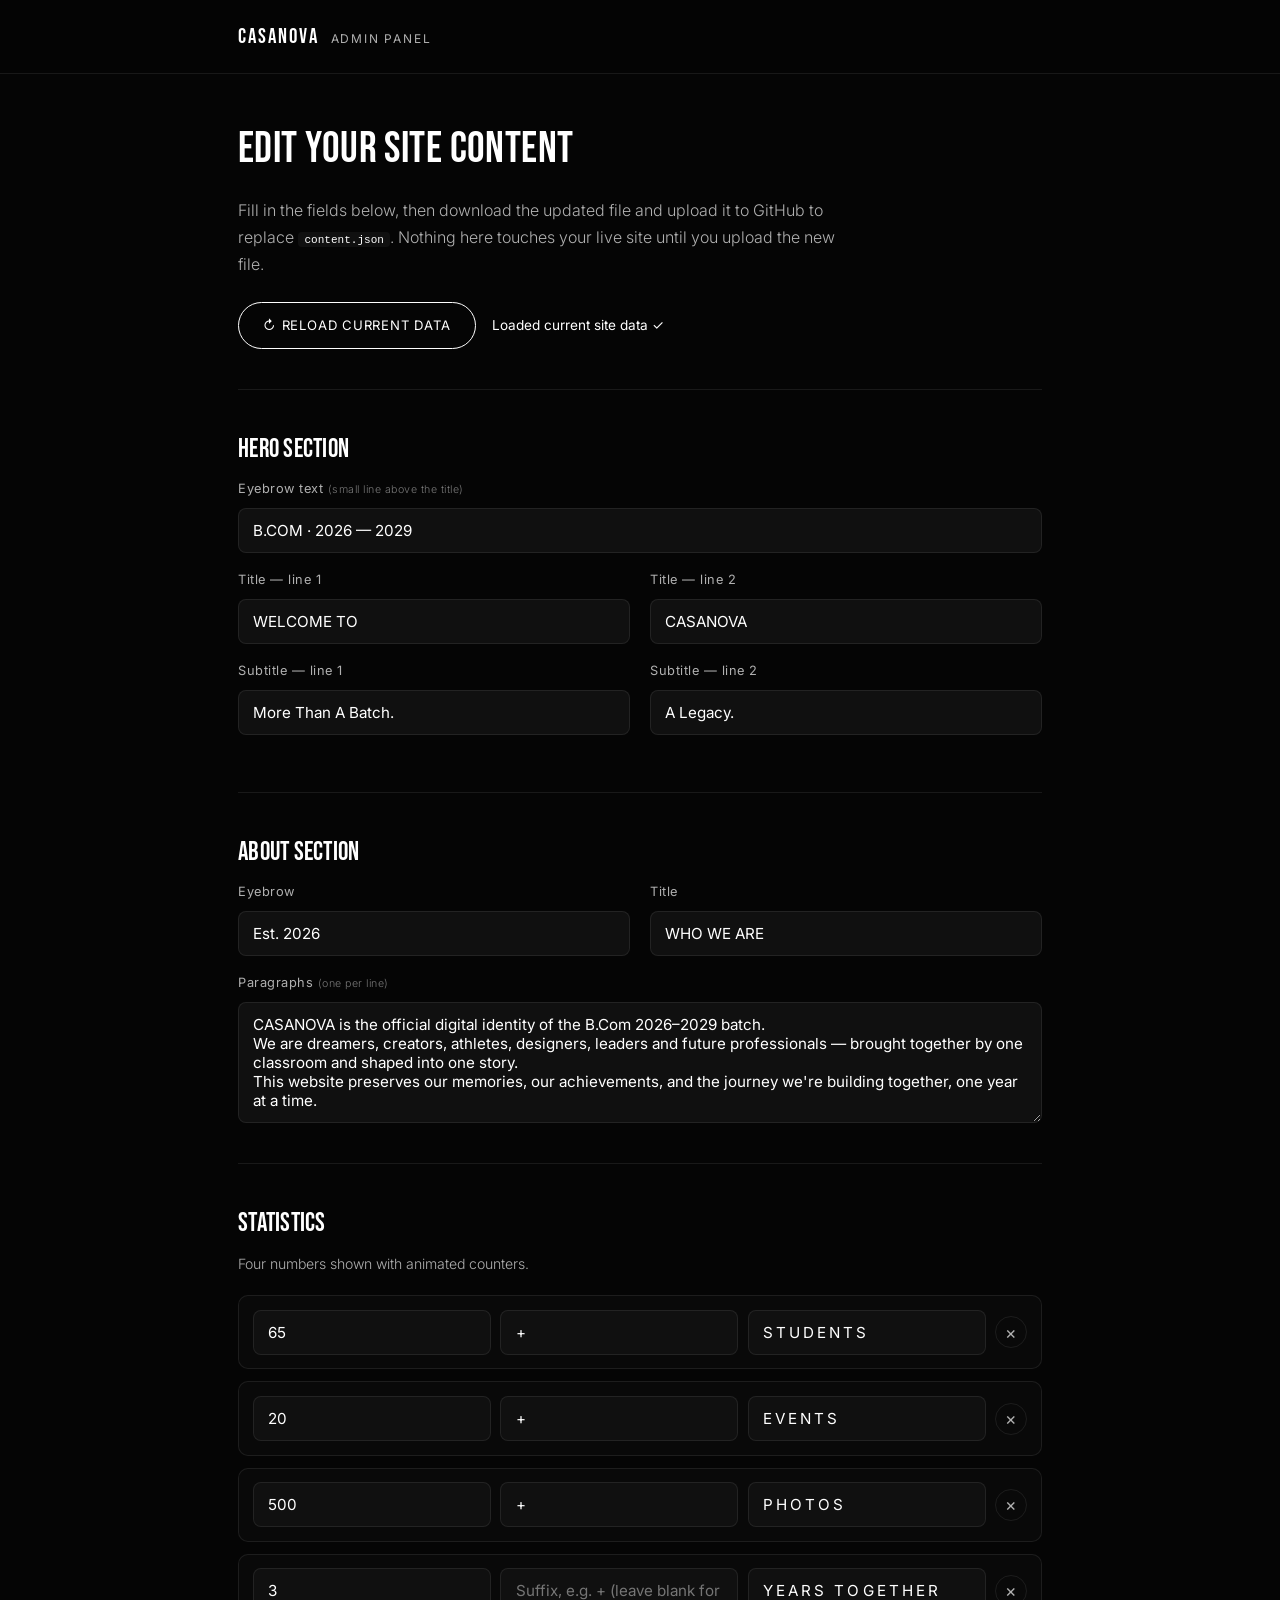
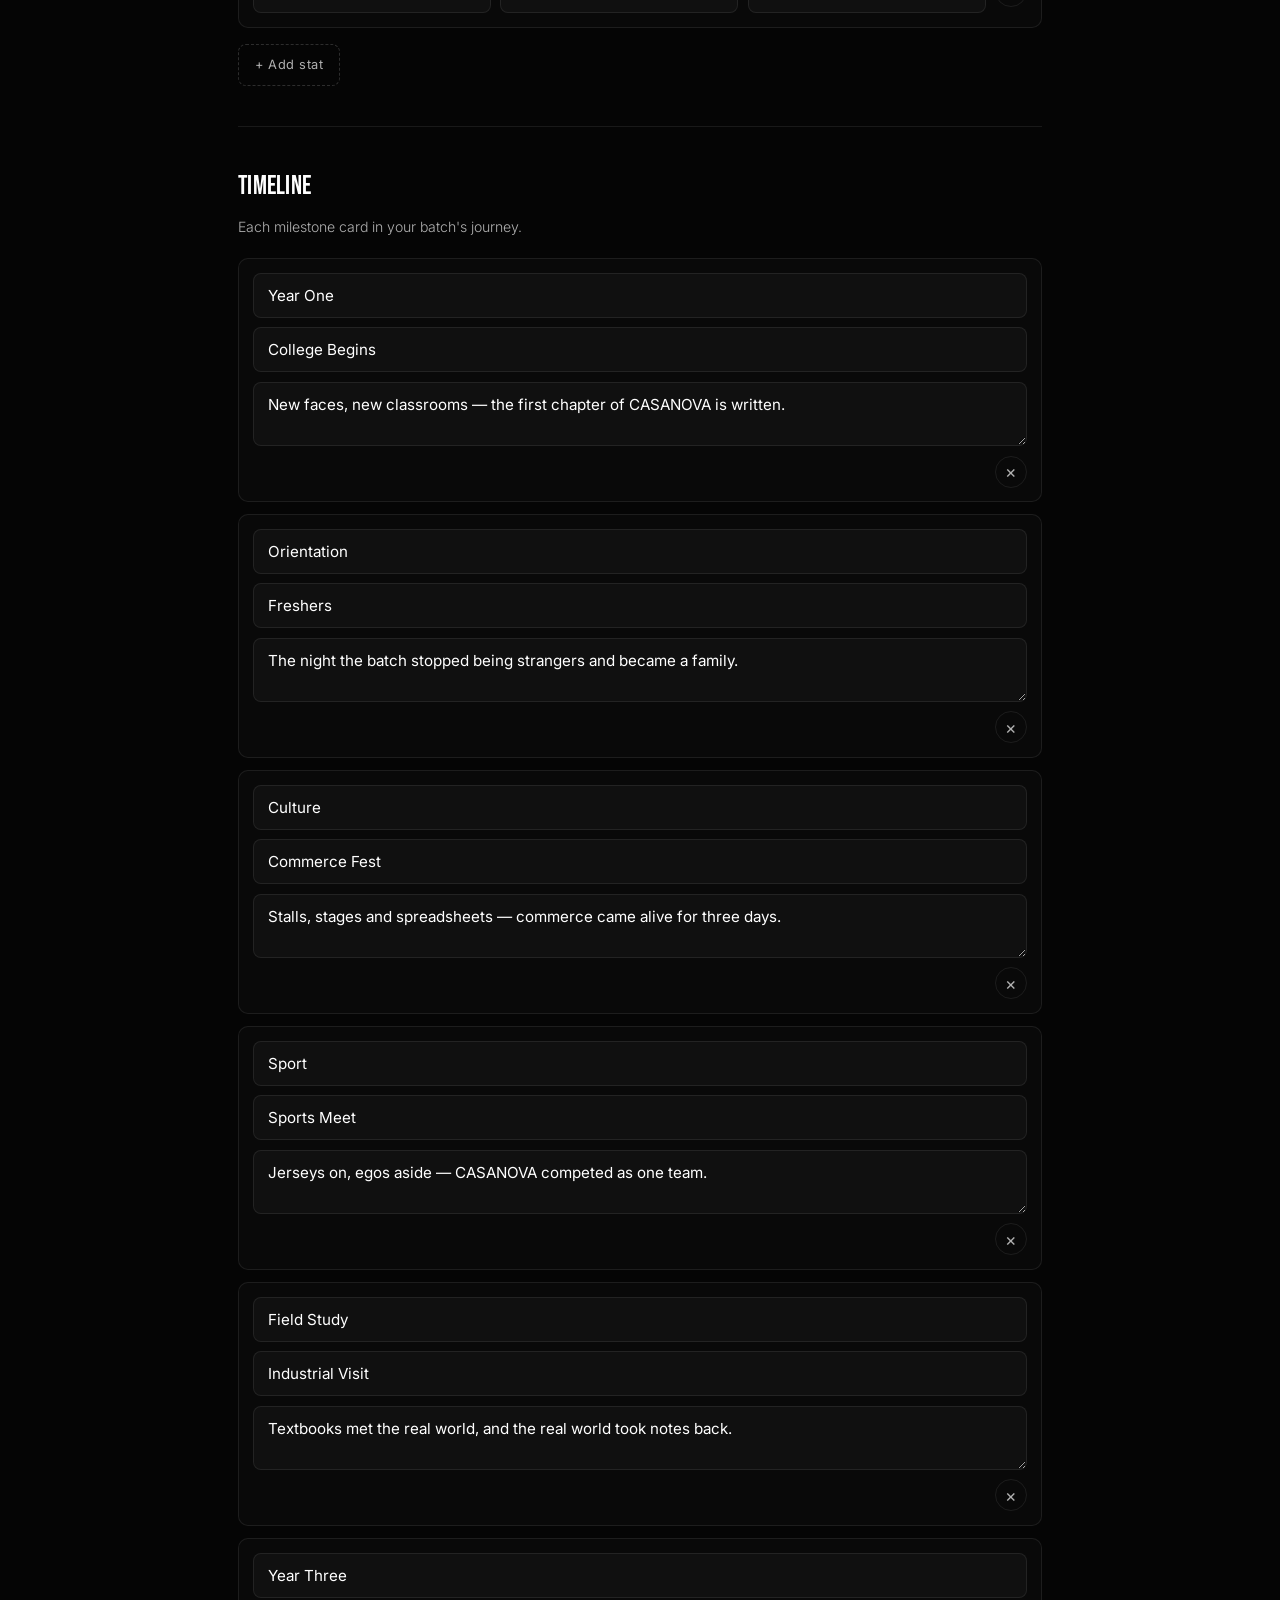
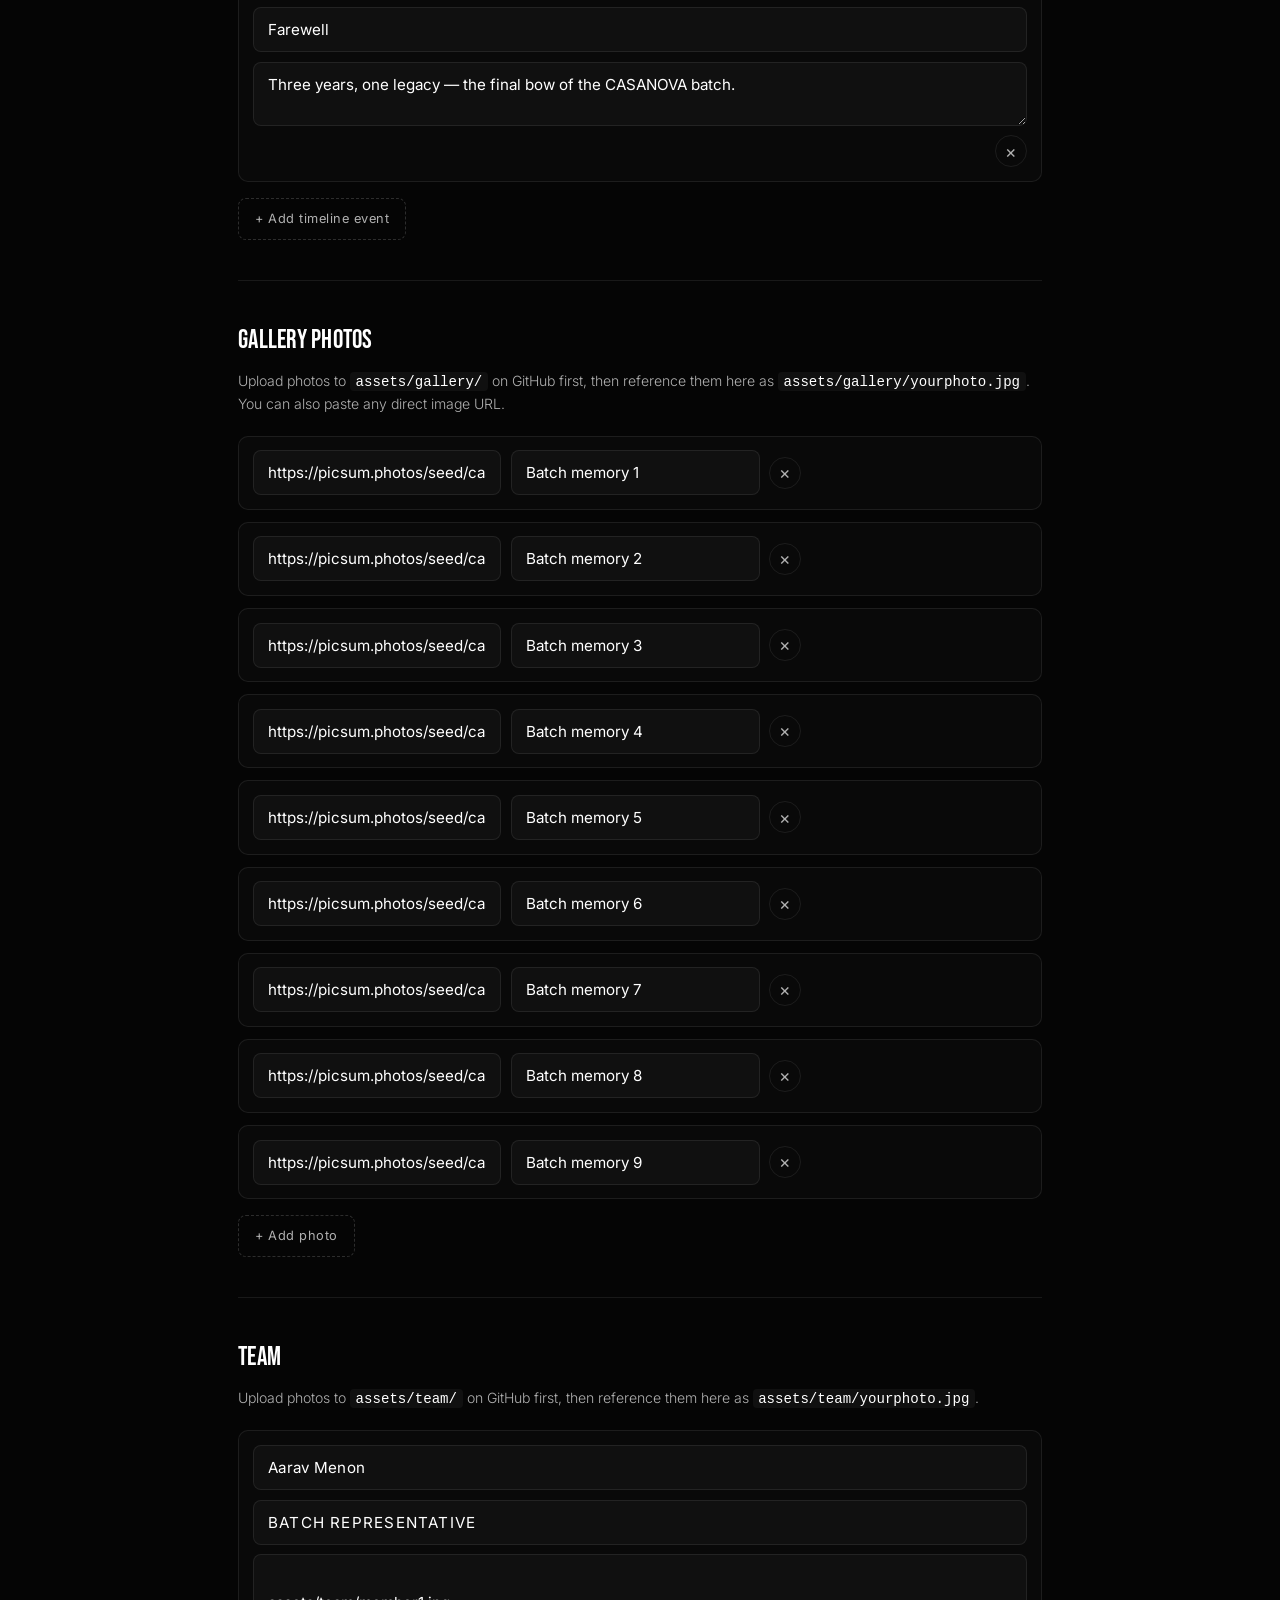
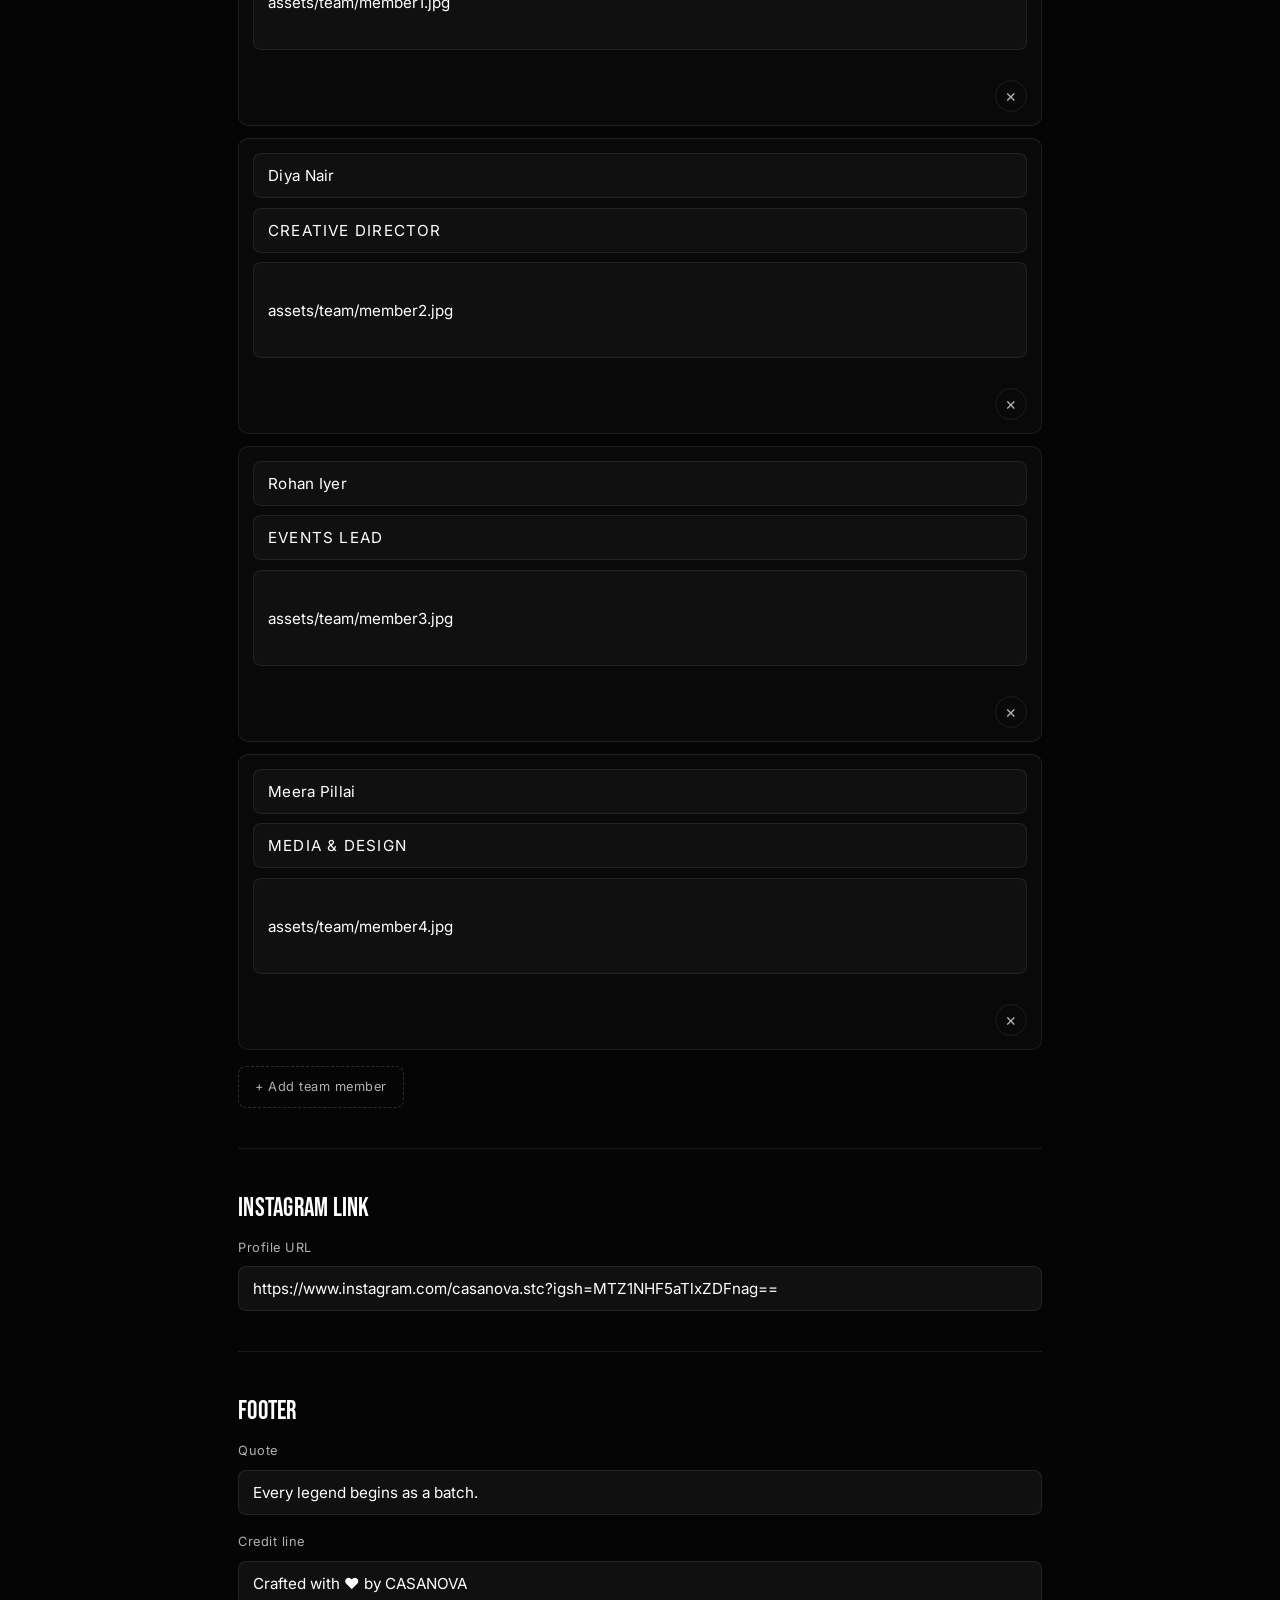
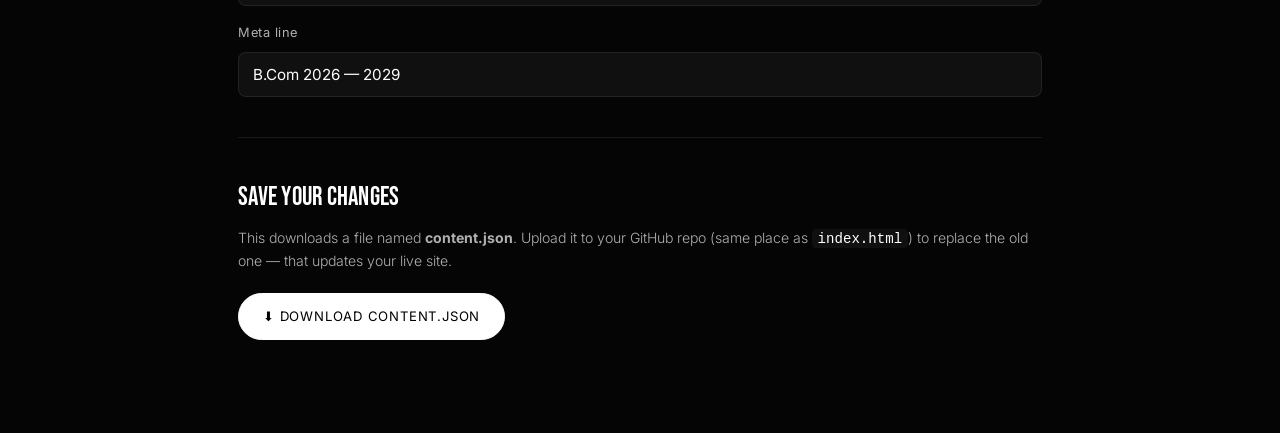
<file: admin.html>
<!DOCTYPE html>
<html lang="en">
<head>
  <meta charset="UTF-8">
  <meta name="viewport" content="width=device-width, initial-scale=1.0">
  <title>CASANOVA — Admin Panel</title>
  <meta name="robots" content="noindex, nofollow">

  <link href="https://fonts.googleapis.com/css2?family=Bebas+Neue&family=Inter:wght@300;400;500;600;700&display=swap" rel="stylesheet">
  <link rel="stylesheet" href="style.css">
  <link rel="stylesheet" href="admin.css">
</head>
<body class="admin-body">

  <header class="admin-header">
    <div class="admin-header-inner">
      <span class="admin-logo">CASANOVA</span>
      <span class="admin-tag">Admin Panel</span>
    </div>
  </header>

  <main class="admin-main">

    <div class="admin-intro">
      <h1>Edit your site content</h1>
      <p>Fill in the fields below, then download the updated file and upload it to GitHub to replace <code>content.json</code>. Nothing here touches your live site until you upload the new file.</p>
      <div class="admin-actions-top">
        <button id="loadBtn" class="admin-btn admin-btn-secondary">↻ Reload current data</button>
        <span id="loadStatus" class="admin-status"></span>
      </div>
    </div>

    <!-- ============================= HERO ============================= -->
    <section class="admin-section">
      <h2>Hero Section</h2>
      <label>Eyebrow text <small>(small line above the title)</small>
        <input type="text" id="heroEyebrow" placeholder="B.COM · 2026 — 2029">
      </label>
      <div class="admin-row">
        <label>Title — line 1
          <input type="text" id="heroTitleLine1" placeholder="WELCOME TO">
        </label>
        <label>Title — line 2
          <input type="text" id="heroTitleLine2" placeholder="CASANOVA">
        </label>
      </div>
      <div class="admin-row">
        <label>Subtitle — line 1
          <input type="text" id="heroSubtitleLine1" placeholder="More Than A Batch.">
        </label>
        <label>Subtitle — line 2
          <input type="text" id="heroSubtitleLine2" placeholder="A Legacy.">
        </label>
      </div>
    </section>

    <!-- ============================= ABOUT ============================= -->
    <section class="admin-section">
      <h2>About Section</h2>
      <div class="admin-row">
        <label>Eyebrow <input type="text" id="aboutEyebrow" placeholder="Est. 2026"></label>
        <label>Title <input type="text" id="aboutTitle" placeholder="WHO WE ARE"></label>
      </div>
      <label>Paragraphs <small>(one per line)</small>
        <textarea id="aboutParagraphs" rows="5" placeholder="First paragraph...&#10;Second paragraph...&#10;Third paragraph..."></textarea>
      </label>
    </section>

    <!-- ============================= STATS ============================= -->
    <section class="admin-section">
      <h2>Statistics</h2>
      <p class="admin-hint">Four numbers shown with animated counters.</p>
      <div id="statsList" class="admin-repeat-list"></div>
      <button type="button" class="admin-btn admin-btn-add" data-add="stats">+ Add stat</button>
    </section>

    <!-- ============================= TIMELINE ============================= -->
    <section class="admin-section">
      <h2>Timeline</h2>
      <p class="admin-hint">Each milestone card in your batch's journey.</p>
      <div id="timelineList" class="admin-repeat-list"></div>
      <button type="button" class="admin-btn admin-btn-add" data-add="timeline">+ Add timeline event</button>
    </section>

    <!-- ============================= GALLERY ============================= -->
    <section class="admin-section">
      <h2>Gallery Photos</h2>
      <p class="admin-hint">
        Upload photos to <code>assets/gallery/</code> on GitHub first, then reference them here as
        <code>assets/gallery/yourphoto.jpg</code>. You can also paste any direct image URL.
      </p>
      <div id="galleryList" class="admin-repeat-list"></div>
      <button type="button" class="admin-btn admin-btn-add" data-add="gallery">+ Add photo</button>
    </section>

    <!-- ============================= TEAM ============================= -->
    <section class="admin-section">
      <h2>Team</h2>
      <p class="admin-hint">
        Upload photos to <code>assets/team/</code> on GitHub first, then reference them here as
        <code>assets/team/yourphoto.jpg</code>.
      </p>
      <div id="teamList" class="admin-repeat-list"></div>
      <button type="button" class="admin-btn admin-btn-add" data-add="team">+ Add team member</button>
    </section>

    <!-- ============================= INSTAGRAM ============================= -->
    <section class="admin-section">
      <h2>Instagram Link</h2>
      <label>Profile URL
        <input type="text" id="instagramLink" placeholder="https://www.instagram.com/your_batch">
      </label>
    </section>

    <!-- ============================= FOOTER ============================= -->
    <section class="admin-section">
      <h2>Footer</h2>
      <label>Quote <input type="text" id="footerQuote" placeholder="Every legend begins as a batch."></label>
      <label>Credit line <input type="text" id="footerCredit" placeholder="Crafted with ❤️ by CASANOVA"></label>
      <label>Meta line <input type="text" id="footerMeta" placeholder="B.Com 2026 — 2029"></label>
    </section>

    <!-- ============================= DOWNLOAD ============================= -->
    <section class="admin-section admin-download-section">
      <h2>Save your changes</h2>
      <p class="admin-hint">
        This downloads a file named <strong>content.json</strong>. Upload it to your GitHub repo
        (same place as <code>index.html</code>) to replace the old one — that updates your live site.
      </p>
      <button id="downloadBtn" class="admin-btn admin-btn-primary">⬇ Download content.json</button>
      <span id="downloadStatus" class="admin-status"></span>
    </section>

  </main>

  <!-- Templates for repeatable rows -->
  <template id="statRowTemplate">
    <div class="admin-repeat-row" data-type="stats">
      <input type="number" class="stat-target" placeholder="Number, e.g. 65">
      <input type="text" class="stat-suffix" placeholder="Suffix, e.g. + (leave blank for none)">
      <input type="text" class="stat-label" placeholder="Label, e.g. Students">
      <button type="button" class="admin-btn-remove" title="Remove">&times;</button>
    </div>
  </template>

  <template id="timelineRowTemplate">
    <div class="admin-repeat-row admin-repeat-row--stacked" data-type="timeline">
      <input type="text" class="tl-tag" placeholder="Tag, e.g. Year One">
      <input type="text" class="tl-title" placeholder="Title, e.g. College Begins">
      <textarea class="tl-text" rows="2" placeholder="Short description..."></textarea>
      <button type="button" class="admin-btn-remove" title="Remove">&times;</button>
    </div>
  </template>

  <template id="galleryRowTemplate">
    <div class="admin-repeat-row" data-type="gallery">
      <input type="text" class="gal-src" placeholder="assets/gallery/photo.jpg">
      <input type="text" class="gal-alt" placeholder="Short description (for accessibility)">
      <button type="button" class="admin-btn-remove" title="Remove">&times;</button>
    </div>
  </template>

  <template id="teamRowTemplate">
    <div class="admin-repeat-row admin-repeat-row--stacked" data-type="team">
      <input type="text" class="team-name" placeholder="Name">
      <input type="text" class="team-role" placeholder="Role, e.g. Batch Representative">
      <input type="text" class="team-photo" placeholder="assets/team/photo.jpg">
      <button type="button" class="admin-btn-remove" title="Remove">&times;</button>
    </div>
  </template>

  <script src="admin.js"></script>
</body>
</html>
</file>
<file: style.css>
/* ==========================================================================
   CASANOVA — B.Com 2026–2029
   Stylesheet
   ========================================================================== */

/* ----- Design tokens ----- */
:root {
  --bg: #050505;
  --card: #101010;
  --card-hover: #151515;
  --text: #ffffff;
  --text-secondary: #b0b0b0;
  --border: rgba(255, 255, 255, 0.08);
  --border-strong: rgba(255, 255, 255, 0.16);
  --shadow: 0 20px 60px rgba(0, 0, 0, 0.55);

  --font-display: 'Bebas Neue', sans-serif;
  --font-body: 'Inter', sans-serif;

  --container: 1200px;
  --section-pad: clamp(4.5rem, 9vw, 8rem);
  --gutter: clamp(1.25rem, 5vw, 3rem);

  --ease: cubic-bezier(0.16, 1, 0.3, 1);
}

/* ----- Reset ----- */
* { margin: 0; padding: 0; box-sizing: border-box; }

html {
  scroll-behavior: smooth;
  scroll-padding-top: 90px;
}

body {
  background: var(--bg);
  color: var(--text);
  font-family: var(--font-body);
  font-weight: 400;
  line-height: 1.6;
  -webkit-font-smoothing: antialiased;
  overflow-x: hidden;
}

img { max-width: 100%; display: block; }
a { color: inherit; text-decoration: none; }
ul { list-style: none; }
button { font: inherit; cursor: pointer; background: none; border: none; color: inherit; }

::selection { background: #ffffff; color: #000000; }

:focus-visible {
  outline: 1px solid #ffffff;
  outline-offset: 4px;
}

@media (prefers-reduced-motion: reduce) {
  * { animation-duration: 0.01ms !important; animation-iteration-count: 1 !important; transition-duration: 0.01ms !important; scroll-behavior: auto !important; }
}

/* ----- Utility layout ----- */
.section-inner {
  max-width: var(--container);
  margin: 0 auto;
  padding: 0 var(--gutter);
}

.section {
  position: relative;
  padding: var(--section-pad) 0;
}

.section-eyebrow {
  font-family: var(--font-body);
  font-size: 0.75rem;
  letter-spacing: 0.35em;
  text-transform: uppercase;
  color: var(--text-secondary);
  margin-bottom: 0.75rem;
}

.section-title {
  font-family: var(--font-display);
  font-size: clamp(2.5rem, 6vw, 4.5rem);
  letter-spacing: 0.02em;
  font-weight: 400;
  line-height: 1;
  margin-bottom: 3rem;
}

/* Scroll-reveal base state (JS toggles .is-visible) */
.reveal {
  opacity: 0;
  transform: translateY(32px);
}
.reveal.is-visible {
  animation: revealIn 0.9s var(--ease) forwards;
}
@keyframes revealIn {
  to { opacity: 1; transform: translateY(0); }
}

/* ==========================================================================
   LOADER
   ========================================================================== */
#loader {
  position: fixed;
  inset: 0;
  z-index: 9999;
  background: #000000;
  display: flex;
  align-items: center;
  justify-content: center;
  transition: opacity 0.8s var(--ease), visibility 0.8s var(--ease);
}
#loader.loader-hidden {
  opacity: 0;
  visibility: hidden;
  pointer-events: none;
}

.loader-inner { text-align: center; }

.loader-mark {
  font-family: var(--font-display);
  font-size: clamp(2.75rem, 10vw, 5rem);
  letter-spacing: 0.12em;
  opacity: 0;
  animation: loaderMark 1.1s var(--ease) forwards 0.2s;
}

@keyframes loaderMark {
  0% { opacity: 0; letter-spacing: 0.4em; filter: blur(6px); }
  100% { opacity: 1; letter-spacing: 0.12em; filter: blur(0); }
}

.loader-sub {
  font-size: 0.75rem;
  letter-spacing: 0.3em;
  text-transform: uppercase;
  color: var(--text-secondary);
  margin-top: 0.75rem;
  opacity: 0;
  animation: fadeUp 0.8s var(--ease) forwards 0.9s;
}

.loader-year {
  font-size: 0.7rem;
  letter-spacing: 0.3em;
  color: var(--text-secondary);
  margin-top: 0.35rem;
  opacity: 0;
  animation: fadeUp 0.8s var(--ease) forwards 1.05s;
}

@keyframes fadeUp {
  from { opacity: 0; transform: translateY(10px); }
  to { opacity: 1; transform: translateY(0); }
}

.loader-bar {
  width: 160px;
  height: 1px;
  background: var(--border);
  margin: 2rem auto 0;
  overflow: hidden;
}
.loader-bar span {
  display: block;
  height: 100%;
  width: 0%;
  background: #ffffff;
  animation: loaderBar 1.6s var(--ease) forwards 0.5s;
}
@keyframes loaderBar { to { width: 100%; } }

/* ==========================================================================
   NAVBAR
   ========================================================================== */
.navbar {
  position: fixed;
  top: 0;
  left: 0;
  right: 0;
  z-index: 500;
  background: rgba(5, 5, 5, 0.35);
  backdrop-filter: blur(14px) saturate(140%);
  -webkit-backdrop-filter: blur(14px) saturate(140%);
  border-bottom: 1px solid transparent;
  transition: background 0.4s var(--ease), border-color 0.4s var(--ease);
}

.navbar.scrolled {
  background: rgba(5, 5, 5, 0.82);
  border-bottom-color: var(--border);
}

.nav-inner {
  max-width: var(--container);
  margin: 0 auto;
  padding: 1.1rem var(--gutter);
  display: flex;
  align-items: center;
  justify-content: space-between;
}

.nav-logo {
  font-family: var(--font-display);
  font-size: 1.4rem;
  letter-spacing: 0.14em;
}

.nav-links {
  display: flex;
  align-items: center;
  gap: clamp(1.25rem, 3vw, 2.5rem);
}

.nav-link {
  position: relative;
  font-size: 0.82rem;
  letter-spacing: 0.06em;
  text-transform: uppercase;
  color: var(--text-secondary);
  transition: color 0.3s var(--ease);
  padding: 0.25rem 0;
}
.nav-link::after {
  content: "";
  position: absolute;
  left: 0;
  bottom: -2px;
  width: 0;
  height: 1px;
  background: #ffffff;
  transition: width 0.35s var(--ease);
}
.nav-link:hover,
.nav-link.active-link {
  color: var(--text);
}
.nav-link:hover::after,
.nav-link.active-link::after {
  width: 100%;
}

.nav-toggle {
  display: none;
  flex-direction: column;
  gap: 5px;
  z-index: 600;
}
.nav-toggle span {
  width: 22px;
  height: 1px;
  background: var(--text);
  transition: transform 0.35s var(--ease), opacity 0.35s var(--ease);
}

/* ==========================================================================
   HERO
   ========================================================================== */
.hero {
  position: relative;
  min-height: 100svh;
  display: flex;
  flex-direction: column;
  align-items: center;
  justify-content: center;
  text-align: center;
  padding: 0 var(--gutter);
  overflow: hidden;
}

.hero-spotlight {
  position: absolute;
  top: 45%;
  left: 50%;
  width: 900px;
  height: 900px;
  transform: translate(-50%, -50%);
  background: radial-gradient(circle, rgba(255, 255, 255, 0.09) 0%, rgba(255, 255, 255, 0.03) 35%, transparent 70%);
  pointer-events: none;
}

.particles {
  position: absolute;
  inset: 0;
  pointer-events: none;
  overflow: hidden;
}
.particle {
  position: absolute;
  width: 2px;
  height: 2px;
  border-radius: 50%;
  background: rgba(255, 255, 255, 0.35);
  animation: floatParticle linear infinite;
}
@keyframes floatParticle {
  0% { transform: translateY(0) translateX(0); opacity: 0; }
  10% { opacity: 1; }
  90% { opacity: 1; }
  100% { transform: translateY(-120vh) translateX(20px); opacity: 0; }
}

.hero-content { position: relative; z-index: 2; }

.hero-logo {
  width: 84px;
  height: 84px;
  margin: 0 auto 1.75rem;
  object-fit: contain;
  opacity: 0.95;
}

.hero-eyebrow {
  font-size: 0.75rem;
  letter-spacing: 0.4em;
  text-transform: uppercase;
  color: var(--text-secondary);
  margin-bottom: 1.25rem;
}

.hero-title {
  font-family: var(--font-display);
  font-size: clamp(3rem, 11vw, 7.5rem);
  line-height: 0.95;
  letter-spacing: 0.01em;
  font-weight: 400;
}
.hero-title span { color: #ffffff; }

.hero-subtitle {
  margin-top: 1.75rem;
  font-family: var(--font-body);
  font-size: clamp(1rem, 2vw, 1.25rem);
  color: var(--text-secondary);
  font-weight: 300;
  letter-spacing: 0.02em;
  line-height: 1.5;
}

.scroll-cue {
  position: absolute;
  bottom: clamp(1.75rem, 4vw, 3rem);
  left: 50%;
  transform: translateX(-50%);
  display: flex;
  flex-direction: column;
  align-items: center;
  gap: 0.75rem;
  z-index: 2;
}
.scroll-cue span:first-child {
  font-size: 0.68rem;
  letter-spacing: 0.28em;
  text-transform: uppercase;
  color: var(--text-secondary);
}
.scroll-line {
  width: 1px;
  height: 42px;
  background: var(--border-strong);
  position: relative;
  overflow: hidden;
}
.scroll-line i {
  position: absolute;
  top: -100%;
  left: 0;
  width: 100%;
  height: 100%;
  background: #ffffff;
  animation: scrollLine 2s var(--ease) infinite;
}
@keyframes scrollLine {
  0% { top: -100%; }
  60% { top: 100%; }
  100% { top: 100%; }
}

/* ==========================================================================
   ABOUT
   ========================================================================== */
.about-grid {
  display: grid;
  grid-template-columns: repeat(3, 1fr);
  gap: clamp(1.5rem, 4vw, 3rem);
}

.about-text {
  font-size: clamp(1rem, 1.4vw, 1.15rem);
  color: var(--text-secondary);
  font-weight: 300;
  line-height: 1.8;
}
.about-text:first-child {
  color: var(--text);
  font-weight: 400;
}

/* ----- Statistics ----- */
.stats {
  max-width: var(--container);
  margin: clamp(3.5rem, 8vw, 6rem) auto 0;
  padding: 0 var(--gutter);
  display: grid;
  grid-template-columns: repeat(4, 1fr);
  gap: 1px;
  background: var(--border);
  border: 1px solid var(--border);
}

.stat-card {
  background: var(--card);
  padding: clamp(2rem, 4vw, 3rem) 1rem;
  text-align: center;
}

.stat-number {
  font-family: var(--font-display);
  font-size: clamp(2.25rem, 5vw, 3.5rem);
  letter-spacing: 0.02em;
}
.stat-plus {
  font-family: var(--font-display);
  font-size: clamp(1.5rem, 3vw, 2rem);
  color: var(--text-secondary);
}

.stat-label {
  margin-top: 0.5rem;
  font-size: 0.75rem;
  letter-spacing: 0.2em;
  text-transform: uppercase;
  color: var(--text-secondary);
}

/* ==========================================================================
   TIMELINE
   ========================================================================== */
.timeline {
  position: relative;
  max-width: var(--container);
  margin: 0 auto;
  padding: 1rem var(--gutter) 0;
}

.timeline-line {
  position: absolute;
  top: 0;
  bottom: 0;
  left: calc(var(--gutter) + 5px);
  width: 1px;
  background: var(--border);
}

.timeline-item {
  position: relative;
  padding: 0 0 3rem 2.75rem;
}
.timeline-item:last-child { padding-bottom: 0; }

.timeline-dot {
  position: absolute;
  left: 1px;
  top: 6px;
  width: 11px;
  height: 11px;
  border-radius: 50%;
  background: var(--bg);
  border: 1px solid #ffffff;
}

.timeline-card {
  background: var(--card);
  border: 1px solid var(--border);
  border-radius: 14px;
  padding: clamp(1.5rem, 3vw, 2.25rem);
  transition: border-color 0.35s var(--ease), transform 0.35s var(--ease);
}
.timeline-card:hover {
  border-color: var(--border-strong);
  transform: translateY(-4px);
}

.timeline-tag {
  display: inline-block;
  font-size: 0.68rem;
  letter-spacing: 0.22em;
  text-transform: uppercase;
  color: var(--text-secondary);
  margin-bottom: 0.6rem;
}

.timeline-card h3 {
  font-family: var(--font-display);
  font-size: clamp(1.5rem, 2.5vw, 2rem);
  font-weight: 400;
  letter-spacing: 0.01em;
  margin-bottom: 0.5rem;
}

.timeline-card p {
  color: var(--text-secondary);
  font-size: 0.95rem;
  font-weight: 300;
  max-width: 46ch;
}

/* ==========================================================================
   GALLERY
   ========================================================================== */
.gallery-grid {
  max-width: var(--container);
  margin: 0 auto;
  padding: 0 var(--gutter);
  columns: 3 260px;
  column-gap: 1rem;
}

.gallery-item {
  break-inside: avoid;
  margin-bottom: 1rem;
  position: relative;
  overflow: hidden;
  border-radius: 12px;
  border: 1px solid var(--border);
  cursor: pointer;
}

.gallery-item img {
  width: 100%;
  display: block;
  transition: transform 0.6s var(--ease), filter 0.6s var(--ease);
  filter: grayscale(15%);
}
.gallery-item:hover img {
  transform: scale(1.06);
  filter: grayscale(0%);
}

.gallery-item::after {
  content: "";
  position: absolute;
  inset: 0;
  background: linear-gradient(180deg, transparent 60%, rgba(0,0,0,0.55) 100%);
  opacity: 0;
  transition: opacity 0.4s var(--ease);
}
.gallery-item:hover::after { opacity: 1; }

/* Lightbox */
.lightbox {
  position: fixed;
  inset: 0;
  z-index: 800;
  background: rgba(0, 0, 0, 0.92);
  display: flex;
  align-items: center;
  justify-content: center;
  opacity: 0;
  visibility: hidden;
  transition: opacity 0.35s var(--ease), visibility 0.35s var(--ease);
}
.lightbox.is-open { opacity: 1; visibility: visible; }

.lightbox-img {
  max-width: 88vw;
  max-height: 84vh;
  border-radius: 8px;
  box-shadow: var(--shadow);
}

.lightbox-close {
  position: absolute;
  top: 1.5rem;
  right: 1.75rem;
  font-size: 2rem;
  color: var(--text);
  line-height: 1;
}

.lightbox-nav {
  position: absolute;
  top: 50%;
  transform: translateY(-50%);
  font-size: 1.1rem;
  color: var(--text-secondary);
  padding: 0.75rem 1rem;
  transition: color 0.3s var(--ease);
}
.lightbox-nav:hover { color: var(--text); }
.lightbox-prev { left: clamp(0.5rem, 3vw, 2rem); }
.lightbox-next { right: clamp(0.5rem, 3vw, 2rem); }

/* ==========================================================================
   TEAM
   ========================================================================== */
.team-grid {
  max-width: var(--container);
  margin: 0 auto;
  padding: 0 var(--gutter);
  display: grid;
  grid-template-columns: repeat(4, 1fr);
  gap: clamp(1rem, 3vw, 1.75rem);
}

.team-card {
  text-align: center;
  padding: clamp(2rem, 4vw, 2.5rem) 1.25rem;
  background: rgba(255, 255, 255, 0.03);
  border: 1px solid var(--border);
  border-radius: 16px;
  backdrop-filter: blur(6px);
  transition: transform 0.4s var(--ease), border-color 0.4s var(--ease), background 0.4s var(--ease);
}
.team-card:hover {
  transform: translateY(-6px);
  border-color: var(--border-strong);
  background: rgba(255, 255, 255, 0.05);
}

.team-photo {
  width: 96px;
  height: 96px;
  margin: 0 auto 1.25rem;
  border-radius: 50%;
  overflow: hidden;
  border: 1px solid var(--border-strong);
  background: #1a1a1a;
}
.team-photo img { width: 100%; height: 100%; object-fit: cover; }
.team-photo.no-img { display: flex; align-items: center; justify-content: center; }
.team-photo.no-img img { display: none; }
.team-photo.no-img::before {
  content: "";
  width: 34px;
  height: 34px;
  border-radius: 50%;
  border: 1px solid var(--border-strong);
}

.team-name {
  font-family: var(--font-display);
  font-size: 1.35rem;
  letter-spacing: 0.02em;
  font-weight: 400;
}

.team-role {
  margin-top: 0.35rem;
  font-size: 0.78rem;
  letter-spacing: 0.08em;
  text-transform: uppercase;
  color: var(--text-secondary);
}

/* ==========================================================================
   INSTAGRAM
   ========================================================================== */
.instagram-section {
  text-align: center;
}
.instagram-inner {
  max-width: 640px;
  margin: 0 auto;
  padding: 0 var(--gutter);
}

.insta-icon {
  width: 44px;
  height: 44px;
  color: var(--text);
  margin: 0 auto 1.5rem;
}

.instagram-text {
  color: var(--text-secondary);
  font-weight: 300;
  margin: 0.5rem 0 2.25rem;
}

.btn-primary {
  display: inline-flex;
  align-items: center;
  gap: 0.6rem;
  padding: 1rem 2.25rem;
  border: 1px solid var(--text);
  border-radius: 100px;
  font-size: 0.85rem;
  letter-spacing: 0.1em;
  text-transform: uppercase;
  transition: background 0.35s var(--ease), color 0.35s var(--ease);
}
.btn-primary:hover {
  background: #ffffff;
  color: #000000;
}

/* ==========================================================================
   FOOTER
   ========================================================================== */
.footer {
  text-align: center;
  padding: clamp(4rem, 8vw, 6rem) var(--gutter) clamp(2.5rem, 5vw, 3.5rem);
  border-top: 1px solid var(--border);
}

.footer-quote {
  font-family: var(--font-display);
  font-size: clamp(1.5rem, 4vw, 2.5rem);
  font-weight: 400;
  letter-spacing: 0.01em;
  max-width: 720px;
  margin: 0 auto;
}

.footer-divider {
  width: 40px;
  height: 1px;
  background: var(--border-strong);
  margin: 2rem auto;
}

.footer-credit {
  font-size: 0.9rem;
  color: var(--text-secondary);
}
.footer-credit .heart { color: #ffffff; }

.footer-meta {
  margin-top: 0.5rem;
  font-size: 0.72rem;
  letter-spacing: 0.2em;
  text-transform: uppercase;
  color: #666666;
}

/* ==========================================================================
   RESPONSIVE
   ========================================================================== */
@media (max-width: 900px) {
  .about-grid { grid-template-columns: 1fr; }
  .stats { grid-template-columns: repeat(2, 1fr); }
  .team-grid { grid-template-columns: repeat(2, 1fr); }
  .gallery-grid { columns: 2 200px; }
}

@media (max-width: 760px) {
  .nav-toggle { display: flex; }

  .nav-links {
    position: fixed;
    inset: 0;
    z-index: 550;
    background: rgba(5, 5, 5, 0.98);
    backdrop-filter: blur(16px);
    flex-direction: column;
    justify-content: center;
    gap: 2rem;
    transform: translateX(100%);
    transition: transform 0.45s var(--ease);
  }
  .nav-links.is-open { transform: translateX(0); }
  .nav-link { font-size: 1.1rem; }

  .nav-toggle.is-open span:nth-child(1) { transform: translateY(6px) rotate(45deg); }
  .nav-toggle.is-open span:nth-child(2) { opacity: 0; }
  .nav-toggle.is-open span:nth-child(3) { transform: translateY(-6px) rotate(-45deg); }
}

@media (max-width: 560px) {
  .stats { grid-template-columns: repeat(2, 1fr); }
  .team-grid { grid-template-columns: 1fr 1fr; gap: 0.85rem; }
  .timeline-line { left: calc(var(--gutter) + 4px); }
}
</file>
<file: admin.css>
/* ==========================================================================
   CASANOVA — Admin Panel styles
   Loaded after style.css, reuses the same design tokens.
   ========================================================================== */

.admin-body {
  background: var(--bg);
  min-height: 100vh;
}

/* ----- Header ----- */
.admin-header {
  border-bottom: 1px solid var(--border);
  background: rgba(5, 5, 5, 0.9);
  position: sticky;
  top: 0;
  z-index: 50;
  backdrop-filter: blur(10px);
}
.admin-header-inner {
  max-width: 900px;
  margin: 0 auto;
  padding: 1.25rem var(--gutter);
  display: flex;
  align-items: baseline;
  gap: 0.75rem;
}
.admin-logo {
  font-family: var(--font-display);
  font-size: 1.3rem;
  letter-spacing: 0.1em;
}
.admin-tag {
  font-size: 0.75rem;
  letter-spacing: 0.15em;
  text-transform: uppercase;
  color: var(--text-secondary);
}

/* ----- Main layout ----- */
.admin-main {
  max-width: 900px;
  margin: 0 auto;
  padding: 2.5rem var(--gutter) 6rem;
}

.admin-intro h1 {
  font-family: var(--font-display);
  font-size: clamp(2rem, 5vw, 2.75rem);
  font-weight: 400;
  letter-spacing: 0.01em;
  margin-bottom: 0.75rem;
}
.admin-intro p {
  color: var(--text-secondary);
  font-weight: 300;
  max-width: 60ch;
  line-height: 1.7;
}
.admin-intro code {
  color: var(--text);
  background: var(--card);
  padding: 0.1rem 0.4rem;
  border-radius: 4px;
  font-size: 0.85em;
}

.admin-actions-top {
  margin-top: 1.5rem;
  display: flex;
  align-items: center;
  gap: 1rem;
  flex-wrap: wrap;
}

.admin-status {
  font-size: 0.85rem;
  color: var(--text-secondary);
}
.admin-status.is-success { color: #ffffff; }

/* ----- Sections ----- */
.admin-section {
  margin-top: 2.5rem;
  padding-top: 2.5rem;
  border-top: 1px solid var(--border);
}
.admin-section h2 {
  font-family: var(--font-display);
  font-size: 1.6rem;
  font-weight: 400;
  letter-spacing: 0.01em;
  margin-bottom: 0.5rem;
}
.admin-hint {
  color: var(--text-secondary);
  font-size: 0.88rem;
  font-weight: 300;
  margin-bottom: 1.25rem;
  line-height: 1.6;
}
.admin-hint code {
  background: var(--card);
  padding: 0.1rem 0.35rem;
  border-radius: 4px;
  color: var(--text);
}

/* ----- Form fields ----- */
label {
  display: block;
  font-size: 0.8rem;
  letter-spacing: 0.04em;
  color: var(--text-secondary);
  margin-bottom: 1.1rem;
}
label small {
  color: #777;
  font-weight: 300;
}

input[type="text"],
input[type="number"],
textarea {
  display: block;
  width: 100%;
  margin-top: 0.5rem;
  background: var(--card);
  border: 1px solid var(--border);
  border-radius: 8px;
  padding: 0.75rem 0.9rem;
  color: var(--text);
  font-family: var(--font-body);
  font-size: 0.95rem;
  transition: border-color 0.25s ease;
}
input:focus, textarea:focus {
  outline: none;
  border-color: var(--border-strong);
}
textarea { resize: vertical; }

.admin-row {
  display: grid;
  grid-template-columns: 1fr 1fr;
  gap: 1.25rem;
}
@media (max-width: 640px) {
  .admin-row { grid-template-columns: 1fr; }
}

/* ----- Repeatable rows ----- */
.admin-repeat-list {
  display: flex;
  flex-direction: column;
  gap: 0.75rem;
  margin-bottom: 1rem;
}

.admin-repeat-row {
  display: grid;
  grid-template-columns: 1fr 1fr 1fr auto;
  gap: 0.6rem;
  align-items: center;
  background: rgba(255,255,255,0.02);
  border: 1px solid var(--border);
  border-radius: 10px;
  padding: 0.85rem;
}
.admin-repeat-row input,
.admin-repeat-row textarea {
  margin-top: 0;
}

.admin-repeat-row--stacked {
  grid-template-columns: 1fr;
}
.admin-repeat-row--stacked .admin-btn-remove {
  justify-self: flex-end;
}

@media (max-width: 700px) {
  .admin-repeat-row { grid-template-columns: 1fr; }
  .admin-btn-remove { justify-self: flex-end; }
}

.admin-btn-remove {
  width: 32px;
  height: 32px;
  border-radius: 50%;
  border: 1px solid var(--border);
  color: var(--text-secondary);
  font-size: 1.1rem;
  line-height: 1;
  transition: border-color 0.25s ease, color 0.25s ease;
}
.admin-btn-remove:hover {
  border-color: var(--border-strong);
  color: var(--text);
}

/* ----- Buttons ----- */
.admin-btn {
  border-radius: 100px;
  padding: 0.75rem 1.5rem;
  font-size: 0.82rem;
  letter-spacing: 0.06em;
  text-transform: uppercase;
  border: 1px solid var(--text);
  transition: background 0.3s ease, color 0.3s ease;
}
.admin-btn-primary {
  background: #ffffff;
  color: #000000;
}
.admin-btn-primary:hover { background: #e6e6e6; }

.admin-btn-secondary {
  background: transparent;
  color: var(--text);
}
.admin-btn-secondary:hover { background: rgba(255,255,255,0.08); }

.admin-btn-add {
  background: transparent;
  border: 1px dashed var(--border-strong);
  color: var(--text-secondary);
  border-radius: 8px;
  padding: 0.6rem 1rem;
  font-size: 0.8rem;
  letter-spacing: 0.04em;
  text-transform: none;
}
.admin-btn-add:hover {
  color: var(--text);
  border-color: var(--text);
}

.admin-download-section {
  text-align: left;
}
</file>
